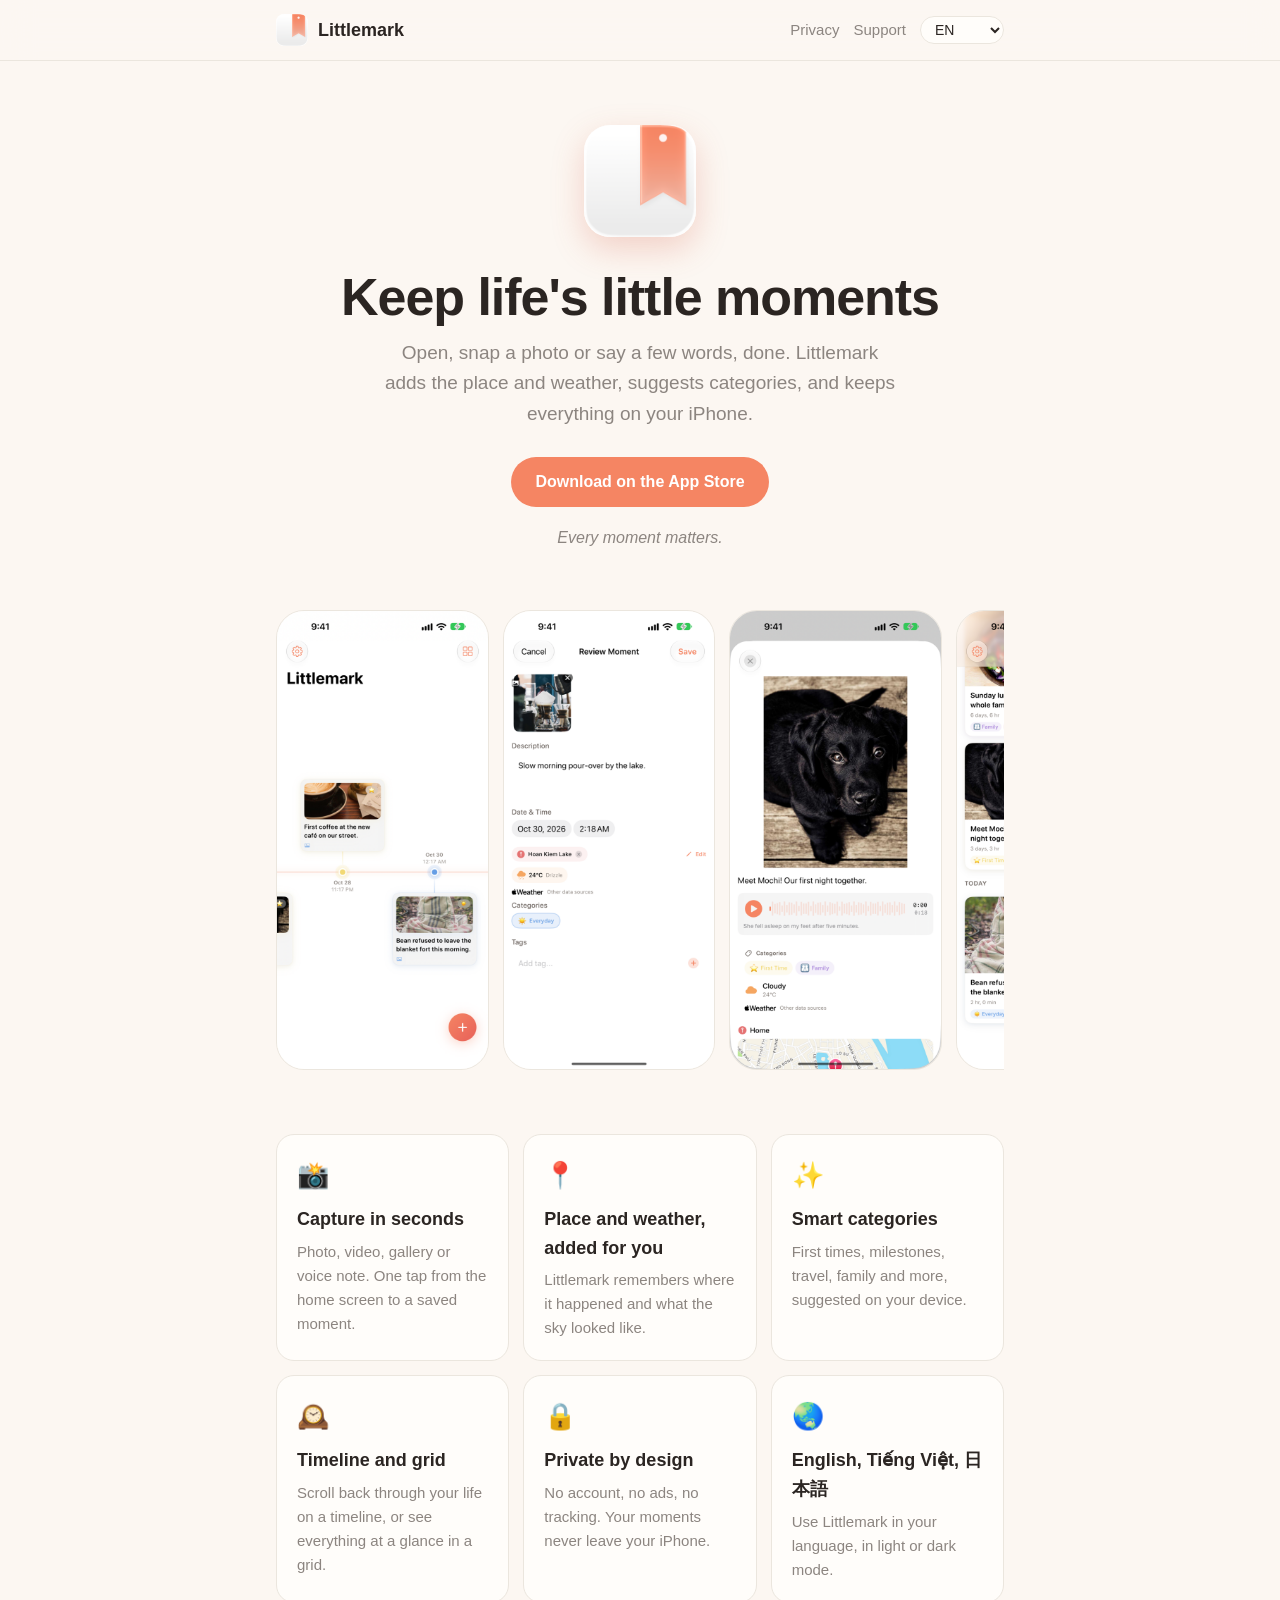
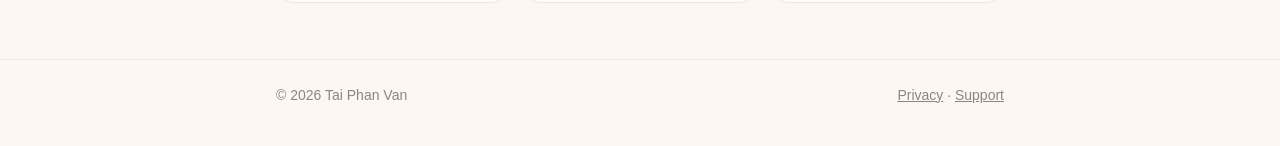
<file: littlemark-landing/index.html>
<!DOCTYPE html>
<html lang="en">
<head>
  <meta charset="UTF-8">
  <meta name="viewport" content="width=device-width, initial-scale=1.0">
  <title>Littlemark — Keep life's little moments</title>
  <meta name="description" content="Littlemark is a simple iPhone app to capture life's moments with a photo, video or voice note. Place and weather are added for you, and everything stays on your iPhone.">
  <meta property="og:title" content="Littlemark — Keep life's little moments">
  <meta property="og:description" content="Capture a moment in seconds. Photos, videos and voice notes, with place and weather. Private by design.">
  <meta property="og:image" content="assets/app-icon.png">
  <link rel="icon" type="image/png" href="assets/app-icon.png">
  <link rel="apple-touch-icon" href="assets/apple-touch-icon.png">
  <link rel="stylesheet" href="assets/site.css">
</head>
<body>
  <nav>
    <div class="wrap">
      <a class="brand" href="index.html"><img src="assets/app-icon.png" alt="">Littlemark</a>
      <div class="nav-links">
        <a href="privacy.html" data-i18n="nav.privacy">Privacy</a>
        <a href="support.html" data-i18n="nav.support">Support</a>
        <select class="lang" aria-label="Language">
          <option value="en">EN</option>
          <option value="vi">VI</option>
          <option value="ja">日本語</option>
        </select>
      </div>
    </div>
  </nav>

  <main class="wrap">
    <section class="hero">
      <img class="icon" src="assets/app-icon.png" alt="Littlemark app icon">
      <h1 data-i18n="hero.title">Keep life's little moments</h1>
      <p class="lead" data-i18n="hero.lead">Open, snap a photo or say a few words, done. Littlemark adds the place and weather, suggests categories, and keeps everything on your iPhone.</p>
      <a class="button" href="https://apps.apple.com/app/id6760618641" data-i18n="hero.cta">Download on the App Store</a>
      <p class="tagline" data-i18n="hero.tagline">Every moment matters.</p>
    </section>

    <section class="shots" aria-label="Screenshots" id="shots"></section>

    <section class="features">
      <div class="card">
        <div class="emoji">📸</div>
        <h3 data-i18n="f1.title">Capture in seconds</h3>
        <p data-i18n="f1.body">Photo, video, gallery or voice note. One tap from the home screen to a saved moment.</p>
      </div>
      <div class="card">
        <div class="emoji">📍</div>
        <h3 data-i18n="f2.title">Place and weather, added for you</h3>
        <p data-i18n="f2.body">Littlemark remembers where it happened and what the sky looked like.</p>
      </div>
      <div class="card">
        <div class="emoji">✨</div>
        <h3 data-i18n="f3.title">Smart categories</h3>
        <p data-i18n="f3.body">First times, milestones, travel, family and more, suggested on your device.</p>
      </div>
      <div class="card">
        <div class="emoji">🕰️</div>
        <h3 data-i18n="f4.title">Timeline and grid</h3>
        <p data-i18n="f4.body">Scroll back through your life on a timeline, or see everything at a glance in a grid.</p>
      </div>
      <div class="card">
        <div class="emoji">🔒</div>
        <h3 data-i18n="f5.title">Private by design</h3>
        <p data-i18n="f5.body">No account, no ads, no tracking. Your moments never leave your iPhone.</p>
      </div>
      <div class="card">
        <div class="emoji">🌏</div>
        <h3 data-i18n="f6.title">English, Tiếng Việt, 日本語</h3>
        <p data-i18n="f6.body">Use Littlemark in your language, in light or dark mode.</p>
      </div>
    </section>
  </main>

  <footer>
    <div class="wrap">
      <span data-i18n="footer.rights">© 2026 Tai Phan Van</span>
      <span><a href="privacy.html" data-i18n="nav.privacy">Privacy</a> · <a href="support.html" data-i18n="nav.support">Support</a></span>
    </div>
  </footer>

  <script>
    // Screenshots per language live in assets/screenshots/<lang>/1.png …
    window.SCREENSHOT_COUNT = 5;
    window.PAGE_STRINGS = {
      vi: {
        "meta.title": "Littlemark — Lưu giữ những khoảnh khắc nhỏ",
        "hero.title": "Lưu giữ những khoảnh khắc nhỏ",
        "hero.lead": "Mở app, chụp một tấm hoặc nói vài câu, xong. Littlemark tự thêm địa điểm, thời tiết, gợi ý danh mục, và giữ mọi thứ ngay trên iPhone của bạn.",
        "hero.cta": "Tải trên App Store",
        "hero.tagline": "Mỗi khoảnh khắc đều đáng nhớ.",
        "f1.title": "Ghi lại trong vài giây",
        "f1.body": "Ảnh, video, thư viện hoặc ghi âm. Một chạm từ màn hình chính là có ngay một khoảnh khắc.",
        "f2.title": "Tự thêm địa điểm và thời tiết",
        "f2.body": "Littlemark nhớ giúp bạn chuyện xảy ra ở đâu và trời hôm ấy thế nào.",
        "f3.title": "Danh mục thông minh",
        "f3.body": "Lần đầu tiên, cột mốc, du lịch, gia đình và hơn nữa, được gợi ý ngay trên máy.",
        "f4.title": "Dòng thời gian và dạng lưới",
        "f4.body": "Lướt ngược lại cuộc sống trên dòng thời gian, hoặc xem tất cả trong một lưới.",
        "f5.title": "Riêng tư ngay từ thiết kế",
        "f5.body": "Không tài khoản, không quảng cáo, không theo dõi. Khoảnh khắc của bạn không rời khỏi iPhone.",
        "f6.title": "English, Tiếng Việt, 日本語",
        "f6.body": "Dùng Littlemark bằng ngôn ngữ của bạn, ở giao diện sáng hoặc tối."
      },
      ja: {
        "meta.title": "Littlemark — 日々の小さな瞬間を残そう",
        "hero.title": "日々の小さな瞬間を残そう",
        "hero.lead": "開いて、撮るか話すだけ。Littlemark が場所と天気を加え、カテゴリを提案し、すべてを iPhone の中に保存します。",
        "hero.cta": "App Store でダウンロード",
        "hero.tagline": "すべての瞬間に意味がある。",
        "f1.title": "数秒で記録",
        "f1.body": "写真、動画、ライブラリ、音声メモ。ホーム画面からワンタップで保存。",
        "f2.title": "場所と天気を自動で",
        "f2.body": "どこで起きたか、どんな空だったかを Littlemark が覚えておきます。",
        "f3.title": "スマートなカテゴリ",
        "f3.body": "初めて、節目、旅行、家族など、デバイス上で提案します。",
        "f4.title": "タイムラインとグリッド",
        "f4.body": "タイムラインで人生をさかのぼったり、グリッドで一覧したり。",
        "f5.title": "プライバシー重視の設計",
        "f5.body": "アカウント、広告、トラッキングなし。モーメントは iPhone の外に出ません。",
        "f6.title": "English, Tiếng Việt, 日本語",
        "f6.body": "お好みの言語で、ライトでもダークでも。"
      }
    };

    // Show the screenshots for the current language (falls back to English)
    function renderShots() {
      var lang = document.documentElement.lang;
      var shots = document.getElementById("shots");
      shots.innerHTML = "";
      for (var i = 1; i <= window.SCREENSHOT_COUNT; i++) {
        var img = document.createElement("img");
        img.src = "assets/screenshots/" + lang + "/" + i + ".png";
        img.alt = "Littlemark screenshot " + i;
        img.loading = "lazy";
        img.onerror = function () {
          if (this.src.indexOf("/en/") < 0) this.src = this.src.replace(/\/(vi|ja)\//, "/en/");
          else this.remove();
        };
        shots.appendChild(img);
      }
    }
    document.addEventListener("DOMContentLoaded", function () {
      renderShots();
      new MutationObserver(renderShots).observe(document.documentElement, { attributes: true, attributeFilter: ["lang"] });
    });
  </script>
  <script src="assets/i18n.js"></script>
</body>
</html>
</file>
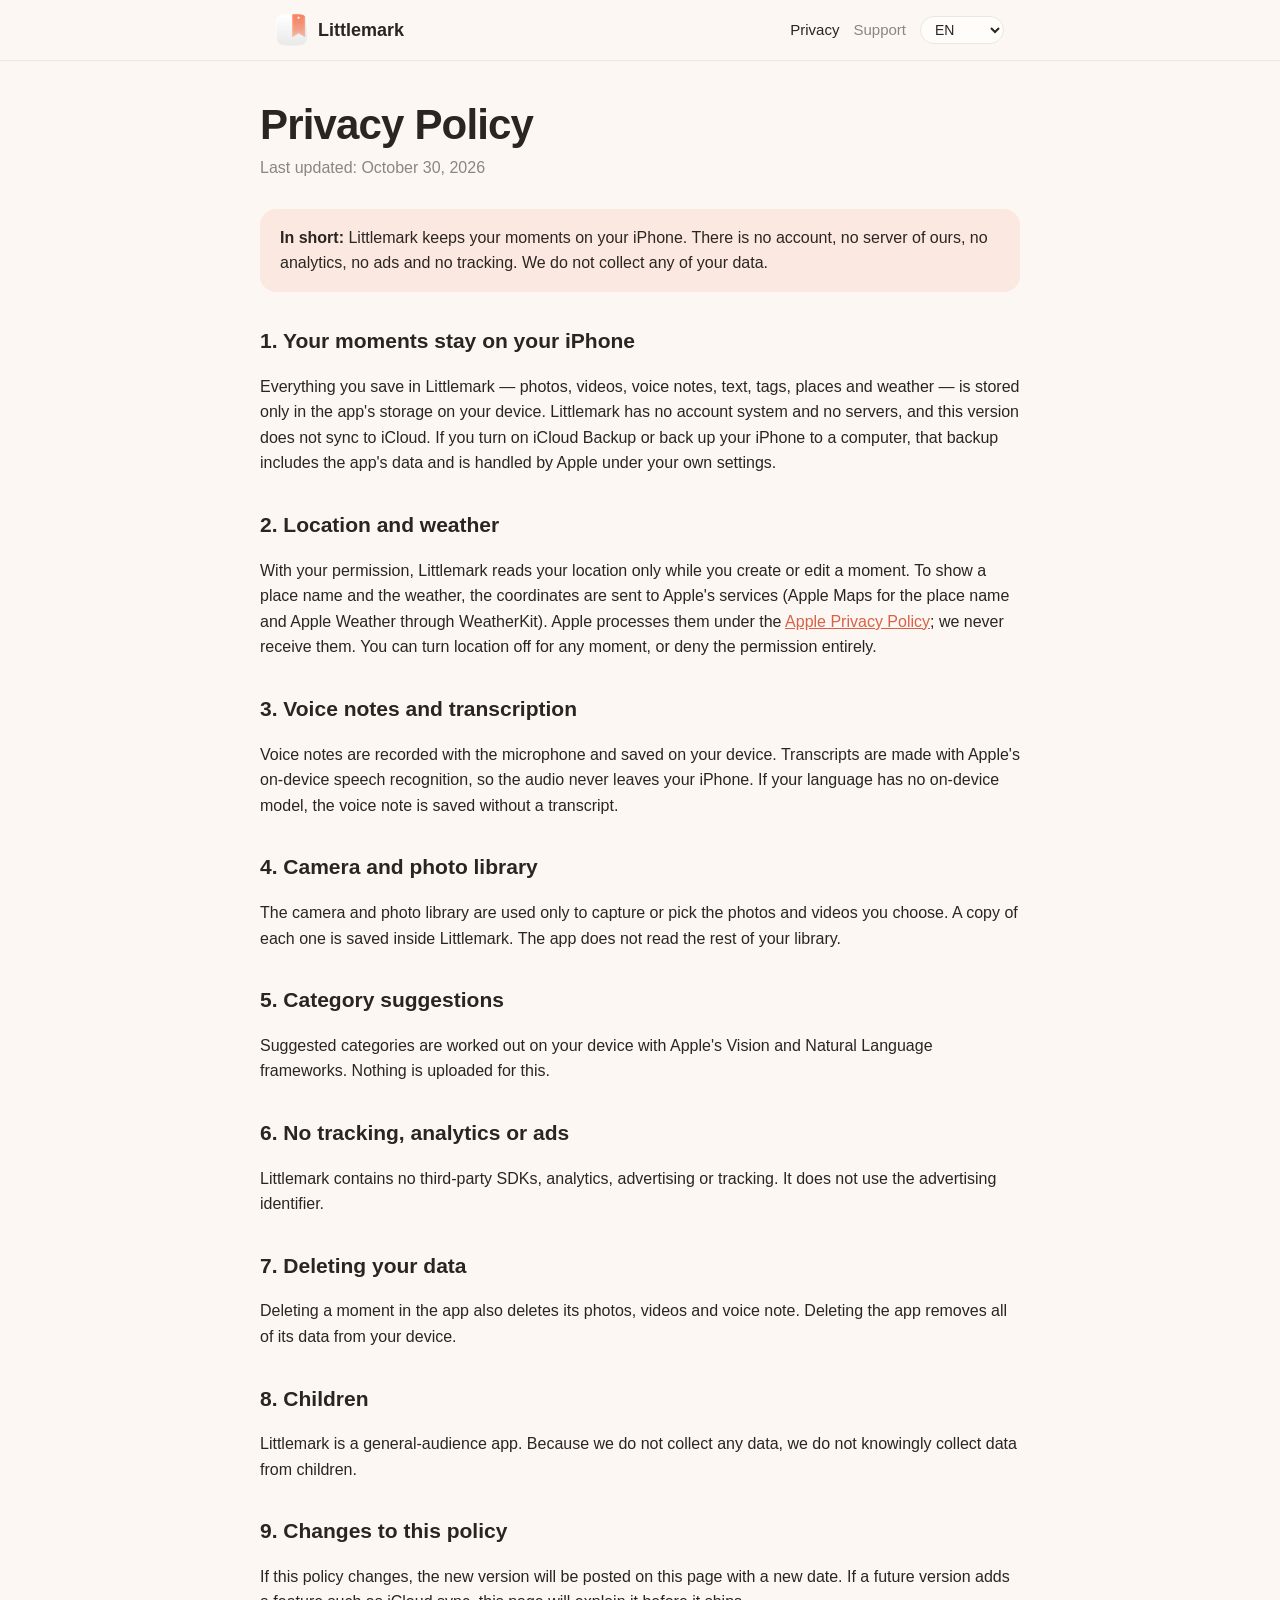
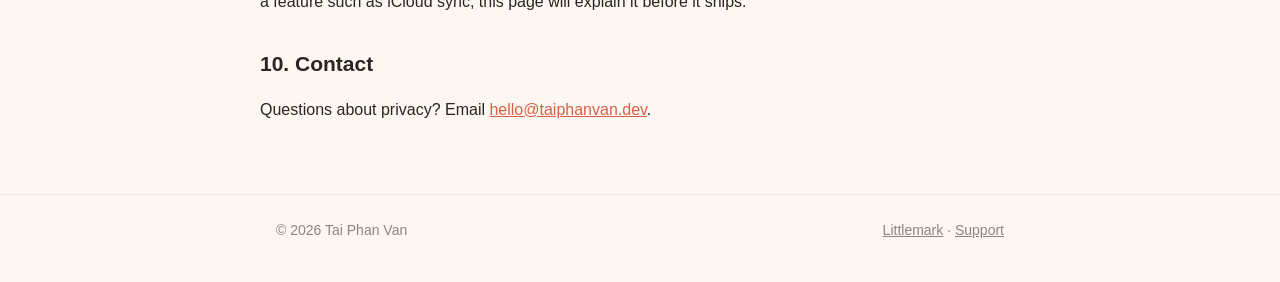
<file: littlemark-landing/privacy.html>
<!DOCTYPE html>
<html lang="en">
<head>
  <meta charset="UTF-8">
  <meta name="viewport" content="width=device-width, initial-scale=1.0">
  <title>Privacy Policy — Littlemark</title>
  <meta name="description" content="Littlemark keeps your moments on your iPhone. No account, no tracking, no data collection.">
  <link rel="icon" type="image/png" href="assets/app-icon.png">
  <link rel="apple-touch-icon" href="assets/apple-touch-icon.png">
  <link rel="stylesheet" href="assets/site.css">
</head>
<body>
  <nav>
    <div class="wrap">
      <a class="brand" href="index.html"><img src="assets/app-icon.png" alt="">Littlemark</a>
      <div class="nav-links">
        <a href="privacy.html" aria-current="page" data-i18n="nav.privacy">Privacy</a>
        <a href="support.html" data-i18n="nav.support">Support</a>
        <select class="lang" aria-label="Language">
          <option value="en">EN</option>
          <option value="vi">VI</option>
          <option value="ja">日本語</option>
        </select>
      </div>
    </div>
  </nav>

  <main class="wrap doc">
    <h1 data-i18n="title">Privacy Policy</h1>
    <p class="updated" data-i18n="updated">Last updated: October 30, 2026</p>

    <p class="summary" data-i18n="summary"><strong>In short:</strong> Littlemark keeps your moments on your iPhone. There is no account, no server of ours, no analytics, no ads and no tracking. We do not collect any of your data.</p>

    <h2 data-i18n="s1.title">1. Your moments stay on your iPhone</h2>
    <p data-i18n="s1.body">Everything you save in Littlemark — photos, videos, voice notes, text, tags, places and weather — is stored only in the app's storage on your device. Littlemark has no account system and no servers, and this version does not sync to iCloud. If you turn on iCloud Backup or back up your iPhone to a computer, that backup includes the app's data and is handled by Apple under your own settings.</p>

    <h2 data-i18n="s2.title">2. Location and weather</h2>
    <p data-i18n="s2.body">With your permission, Littlemark reads your location only while you create or edit a moment. To show a place name and the weather, the coordinates are sent to Apple's services (Apple Maps for the place name and Apple Weather through WeatherKit). Apple processes them under the <a href="https://www.apple.com/legal/privacy/">Apple Privacy Policy</a>; we never receive them. You can turn location off for any moment, or deny the permission entirely.</p>

    <h2 data-i18n="s3.title">3. Voice notes and transcription</h2>
    <p data-i18n="s3.body">Voice notes are recorded with the microphone and saved on your device. Transcripts are made with Apple's on-device speech recognition, so the audio never leaves your iPhone. If your language has no on-device model, the voice note is saved without a transcript.</p>

    <h2 data-i18n="s4.title">4. Camera and photo library</h2>
    <p data-i18n="s4.body">The camera and photo library are used only to capture or pick the photos and videos you choose. A copy of each one is saved inside Littlemark. The app does not read the rest of your library.</p>

    <h2 data-i18n="s5.title">5. Category suggestions</h2>
    <p data-i18n="s5.body">Suggested categories are worked out on your device with Apple's Vision and Natural Language frameworks. Nothing is uploaded for this.</p>

    <h2 data-i18n="s6.title">6. No tracking, analytics or ads</h2>
    <p data-i18n="s6.body">Littlemark contains no third-party SDKs, analytics, advertising or tracking. It does not use the advertising identifier.</p>

    <h2 data-i18n="s7.title">7. Deleting your data</h2>
    <p data-i18n="s7.body">Deleting a moment in the app also deletes its photos, videos and voice note. Deleting the app removes all of its data from your device.</p>

    <h2 data-i18n="s8.title">8. Children</h2>
    <p data-i18n="s8.body">Littlemark is a general-audience app. Because we do not collect any data, we do not knowingly collect data from children.</p>

    <h2 data-i18n="s9.title">9. Changes to this policy</h2>
    <p data-i18n="s9.body">If this policy changes, the new version will be posted on this page with a new date. If a future version adds a feature such as iCloud sync, this page will explain it before it ships.</p>

    <h2 data-i18n="s10.title">10. Contact</h2>
    <p data-i18n="s10.body">Questions about privacy? Email <a href="mailto:hello@taiphanvan.dev">hello@taiphanvan.dev</a>.</p>
  </main>

  <footer>
    <div class="wrap">
      <span data-i18n="footer.rights">© 2026 Tai Phan Van</span>
      <span><a href="index.html">Littlemark</a> · <a href="support.html" data-i18n="nav.support">Support</a></span>
    </div>
  </footer>

  <script>
    window.PAGE_STRINGS = {
      vi: {
        "meta.title": "Chính sách quyền riêng tư — Littlemark",
        "title": "Chính sách quyền riêng tư",
        "updated": "Cập nhật lần cuối: 30/10/2026",
        "summary": "<strong>Tóm tắt:</strong> Littlemark giữ các khoảnh khắc của bạn ngay trên iPhone. Không tài khoản, không máy chủ riêng, không phân tích, không quảng cáo, không theo dõi. Chúng tôi không thu thập bất kỳ dữ liệu nào của bạn.",
        "s1.title": "1. Khoảnh khắc của bạn ở lại trên iPhone",
        "s1.body": "Mọi thứ bạn lưu trong Littlemark — ảnh, video, ghi âm, văn bản, thẻ, địa điểm và thời tiết — chỉ được lưu trong bộ nhớ của app trên thiết bị. Littlemark không có tài khoản, không có máy chủ, và phiên bản này không đồng bộ iCloud. Nếu bạn bật Sao lưu iCloud hoặc sao lưu iPhone vào máy tính, bản sao lưu đó sẽ bao gồm dữ liệu của app và do Apple xử lý theo cài đặt của bạn.",
        "s2.title": "2. Vị trí và thời tiết",
        "s2.body": "Khi bạn cho phép, Littlemark chỉ đọc vị trí lúc bạn tạo hoặc chỉnh sửa một khoảnh khắc. Để hiển thị tên địa điểm và thời tiết, toạ độ được gửi tới dịch vụ của Apple (Apple Maps cho tên địa điểm và Apple Weather qua WeatherKit). Apple xử lý dữ liệu này theo <a href=\"https://www.apple.com/vn/legal/privacy/\">Chính sách quyền riêng tư của Apple</a>; chúng tôi không bao giờ nhận được. Bạn có thể tắt vị trí cho từng khoảnh khắc hoặc từ chối quyền này.",
        "s3.title": "3. Ghi âm và chuyển giọng nói thành văn bản",
        "s3.body": "Ghi âm được thu bằng micro và lưu trên thiết bị. Văn bản được tạo bằng tính năng nhận dạng giọng nói ngay trên máy của Apple, nên âm thanh không bao giờ rời khỏi iPhone. Nếu ngôn ngữ của bạn chưa hỗ trợ nhận dạng trên máy, ghi âm sẽ được lưu mà không có văn bản.",
        "s4.title": "4. Camera và thư viện ảnh",
        "s4.body": "Camera và thư viện ảnh chỉ được dùng để chụp hoặc chọn ảnh, video mà bạn chọn. Mỗi tệp được lưu một bản sao trong Littlemark. App không đọc phần còn lại của thư viện.",
        "s5.title": "5. Gợi ý danh mục",
        "s5.body": "Danh mục gợi ý được tính ngay trên thiết bị bằng framework Vision và Natural Language của Apple. Không có gì được tải lên cho việc này.",
        "s6.title": "6. Không theo dõi, không phân tích, không quảng cáo",
        "s6.body": "Littlemark không chứa SDK bên thứ ba, công cụ phân tích, quảng cáo hay theo dõi. App không dùng mã định danh quảng cáo.",
        "s7.title": "7. Xoá dữ liệu",
        "s7.body": "Xoá một khoảnh khắc trong app sẽ xoá luôn ảnh, video và ghi âm của nó. Xoá app sẽ xoá toàn bộ dữ liệu của app khỏi thiết bị.",
        "s8.title": "8. Trẻ em",
        "s8.body": "Littlemark dành cho mọi lứa tuổi. Vì không thu thập dữ liệu nào, chúng tôi không cố ý thu thập dữ liệu của trẻ em.",
        "s9.title": "9. Thay đổi chính sách",
        "s9.body": "Nếu chính sách này thay đổi, phiên bản mới sẽ được đăng tại trang này kèm ngày cập nhật. Nếu phiên bản sau có thêm tính năng như đồng bộ iCloud, trang này sẽ giải thích trước khi phát hành.",
        "s10.title": "10. Liên hệ",
        "s10.body": "Có câu hỏi về quyền riêng tư? Email <a href=\"mailto:hello@taiphanvan.dev\">hello@taiphanvan.dev</a>."
      },
      ja: {
        "meta.title": "プライバシーポリシー — Littlemark",
        "title": "プライバシーポリシー",
        "updated": "最終更新日：2026年10月30日",
        "summary": "<strong>概要：</strong>Littlemark はあなたのモーメントを iPhone の中だけに保存します。アカウント、独自サーバー、分析、広告、トラッキングは一切ありません。私たちはあなたのデータを収集しません。",
        "s1.title": "1. モーメントは iPhone の中に",
        "s1.body": "Littlemark に保存したもの（写真、動画、音声メモ、テキスト、タグ、場所、天気）はすべて、デバイス上のアプリ領域にのみ保存されます。アカウントやサーバーはなく、このバージョンは iCloud と同期しません。iCloud バックアップやコンピュータへのバックアップを有効にしている場合、そのバックアップにはアプリのデータが含まれ、あなたの設定に従って Apple が管理します。",
        "s2.title": "2. 位置情報と天気",
        "s2.body": "許可された場合のみ、モーメントの作成・編集中に位置情報を読み取ります。場所の名前と天気を表示するため、座標は Apple のサービス（場所の名前は Apple マップ、天気は WeatherKit 経由の Apple Weather）に送信されます。これらは <a href=\"https://www.apple.com/jp/legal/privacy/\">Apple のプライバシーポリシー</a>に従って処理され、私たちが受け取ることはありません。モーメントごとに位置情報をオフにしたり、許可を拒否したりできます。",
        "s3.title": "3. 音声メモと文字起こし",
        "s3.body": "音声メモはマイクで録音され、デバイスに保存されます。文字起こしは Apple のオンデバイス音声認識で行われるため、音声が iPhone の外に出ることはありません。お使いの言語がオンデバイス認識に対応していない場合は、文字起こしなしで保存されます。",
        "s4.title": "4. カメラと写真ライブラリ",
        "s4.body": "カメラと写真ライブラリは、あなたが選んだ写真や動画の撮影・選択にのみ使用します。選んだものはコピーが Littlemark 内に保存されます。それ以外のライブラリは読み取りません。",
        "s5.title": "5. カテゴリの提案",
        "s5.body": "カテゴリの提案は、Apple の Vision と Natural Language フレームワークを使ってデバイス上で行われます。そのために何かがアップロードされることはありません。",
        "s6.title": "6. トラッキング・分析・広告なし",
        "s6.body": "Littlemark にはサードパーティ SDK、分析、広告、トラッキングは含まれていません。広告識別子も使用しません。",
        "s7.title": "7. データの削除",
        "s7.body": "アプリでモーメントを削除すると、その写真、動画、音声メモも削除されます。アプリを削除すると、すべてのデータがデバイスから消去されます。",
        "s8.title": "8. お子様について",
        "s8.body": "Littlemark は一般向けのアプリです。データを収集しないため、お子様のデータを意図的に収集することはありません。",
        "s9.title": "9. ポリシーの変更",
        "s9.body": "このポリシーを変更する場合は、新しい日付とともにこのページに掲載します。将来 iCloud 同期などの機能を追加する場合は、リリース前にこのページで説明します。",
        "s10.title": "10. お問い合わせ",
        "s10.body": "プライバシーに関するご質問は <a href=\"mailto:hello@taiphanvan.dev\">hello@taiphanvan.dev</a> までご連絡ください。"
      }
    };
  </script>
  <script src="assets/i18n.js"></script>
</body>
</html>
</file>
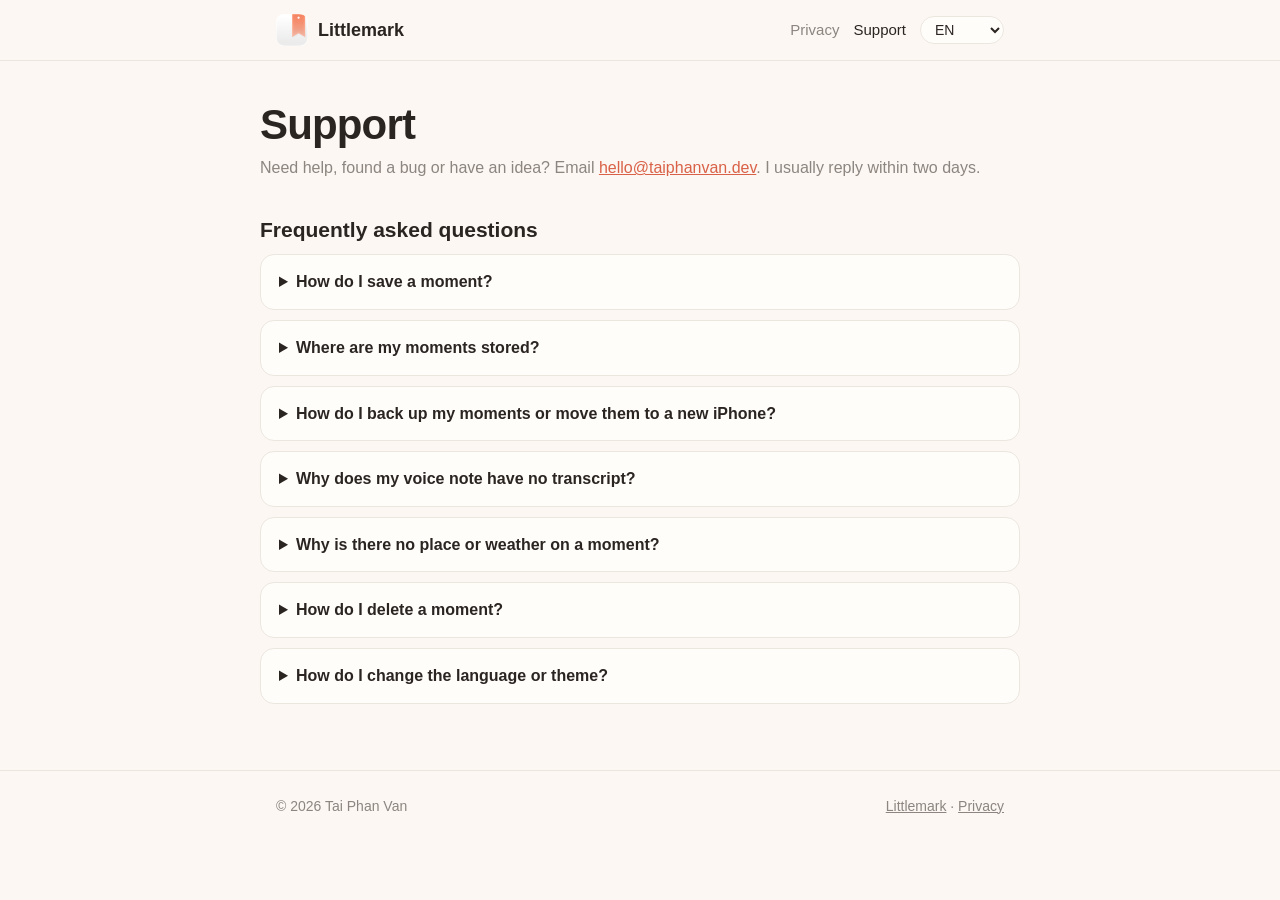
<file: littlemark-landing/support.html>
<!DOCTYPE html>
<html lang="en">
<head>
  <meta charset="UTF-8">
  <meta name="viewport" content="width=device-width, initial-scale=1.0">
  <title>Support — Littlemark</title>
  <meta name="description" content="Help and answers for Littlemark, the simple app for keeping life's little moments.">
  <link rel="icon" type="image/png" href="assets/app-icon.png">
  <link rel="apple-touch-icon" href="assets/apple-touch-icon.png">
  <link rel="stylesheet" href="assets/site.css">
</head>
<body>
  <nav>
    <div class="wrap">
      <a class="brand" href="index.html"><img src="assets/app-icon.png" alt="">Littlemark</a>
      <div class="nav-links">
        <a href="privacy.html" data-i18n="nav.privacy">Privacy</a>
        <a href="support.html" aria-current="page" data-i18n="nav.support">Support</a>
        <select class="lang" aria-label="Language">
          <option value="en">EN</option>
          <option value="vi">VI</option>
          <option value="ja">日本語</option>
        </select>
      </div>
    </div>
  </nav>

  <main class="wrap doc">
    <h1 data-i18n="title">Support</h1>
    <p class="updated" data-i18n="intro">Need help, found a bug or have an idea? Email <a href="mailto:hello@taiphanvan.dev?subject=Littlemark">hello@taiphanvan.dev</a>. I usually reply within two days.</p>

    <h2 data-i18n="faq">Frequently asked questions</h2>

    <details>
      <summary data-i18n="q1">How do I save a moment?</summary>
      <p data-i18n="a1">Tap the + button, then take a photo or video, pick from your library, or record a voice note. Add a few words if you like, check the place, weather and suggested categories, and tap Save. A moment needs at least one photo, video or voice note.</p>
    </details>

    <details>
      <summary data-i18n="q2">Where are my moments stored?</summary>
      <p data-i18n="a2">Only on your iPhone, inside Littlemark. Nothing is uploaded and there is no account. See the <a href="privacy.html">Privacy Policy</a> for details.</p>
    </details>

    <details>
      <summary data-i18n="q3">How do I back up my moments or move them to a new iPhone?</summary>
      <p data-i18n="a3">Littlemark's data is part of your iPhone backup. Turn on iCloud Backup (Settings → your name → iCloud → iCloud Backup) or back up to a computer, then restore that backup on your new iPhone. Deleting the app deletes its moments, so back up first.</p>
    </details>

    <details>
      <summary data-i18n="q4">Why does my voice note have no transcript?</summary>
      <p data-i18n="a4">Transcripts are made on your device so the audio never leaves it. Check that Speech Recognition is allowed in Settings → Littlemark. If your language has no on-device speech model, the voice note is saved without a transcript.</p>
    </details>

    <details>
      <summary data-i18n="q5">Why is there no place or weather on a moment?</summary>
      <p data-i18n="a5">Littlemark needs location access while you create the moment (Settings → Littlemark → Location → While Using the App) and an internet connection to look up the place and weather. You can also set the place by hand on the review screen.</p>
    </details>

    <details>
      <summary data-i18n="q6">How do I delete a moment?</summary>
      <p data-i18n="a6">Touch and hold the moment on the timeline or grid, then choose Delete. Its photos, videos and voice note are deleted too.</p>
    </details>

    <details>
      <summary data-i18n="q7">How do I change the language or theme?</summary>
      <p data-i18n="a7">Tap the gear icon on the main screen. Littlemark is available in English, Vietnamese and Japanese, with light, dark and system themes.</p>
    </details>
  </main>

  <footer>
    <div class="wrap">
      <span data-i18n="footer.rights">© 2026 Tai Phan Van</span>
      <span><a href="index.html">Littlemark</a> · <a href="privacy.html" data-i18n="nav.privacy">Privacy</a></span>
    </div>
  </footer>

  <script>
    window.PAGE_STRINGS = {
      vi: {
        "meta.title": "Hỗ trợ — Littlemark",
        "title": "Hỗ trợ",
        "intro": "Cần giúp đỡ, gặp lỗi hay có ý tưởng? Email <a href=\"mailto:hello@taiphanvan.dev?subject=Littlemark\">hello@taiphanvan.dev</a>. Mình thường trả lời trong vòng hai ngày.",
        "faq": "Câu hỏi thường gặp",
        "q1": "Làm sao để lưu một khoảnh khắc?",
        "a1": "Nhấn nút +, rồi chụp ảnh hoặc quay video, chọn từ thư viện, hoặc thu âm. Thêm vài dòng nếu muốn, kiểm tra địa điểm, thời tiết và danh mục gợi ý, rồi nhấn Lưu. Mỗi khoảnh khắc cần ít nhất một ảnh, video hoặc ghi âm.",
        "q2": "Khoảnh khắc của tôi được lưu ở đâu?",
        "a2": "Chỉ trên iPhone của bạn, bên trong Littlemark. Không có gì được tải lên và không cần tài khoản. Xem <a href=\"privacy.html\">Chính sách quyền riêng tư</a> để biết thêm.",
        "q3": "Làm sao để sao lưu hoặc chuyển sang iPhone mới?",
        "a3": "Dữ liệu của Littlemark nằm trong bản sao lưu iPhone. Bật Sao lưu iCloud (Cài đặt → tên bạn → iCloud → Sao lưu iCloud) hoặc sao lưu vào máy tính, rồi khôi phục bản sao lưu đó trên iPhone mới. Xoá app sẽ xoá các khoảnh khắc, nên hãy sao lưu trước.",
        "q4": "Vì sao ghi âm không có văn bản?",
        "a4": "Văn bản được tạo ngay trên máy để âm thanh không rời khỏi iPhone. Hãy kiểm tra quyền Nhận dạng giọng nói trong Cài đặt → Littlemark. Nếu ngôn ngữ của bạn chưa hỗ trợ nhận dạng trên máy, ghi âm sẽ được lưu mà không có văn bản.",
        "q5": "Vì sao khoảnh khắc không có địa điểm hay thời tiết?",
        "a5": "Littlemark cần quyền vị trí khi bạn tạo khoảnh khắc (Cài đặt → Littlemark → Vị trí → Khi dùng app) và kết nối mạng để tra địa điểm, thời tiết. Bạn cũng có thể tự chọn địa điểm ở màn hình xem lại.",
        "q6": "Làm sao để xoá một khoảnh khắc?",
        "a6": "Nhấn giữ khoảnh khắc trên dòng thời gian hoặc dạng lưới, rồi chọn Xoá. Ảnh, video và ghi âm của nó cũng bị xoá theo.",
        "q7": "Làm sao để đổi ngôn ngữ hoặc giao diện?",
        "a7": "Nhấn biểu tượng bánh răng ở màn hình chính. Littlemark có tiếng Anh, tiếng Việt và tiếng Nhật, cùng giao diện sáng, tối và theo hệ thống."
      },
      ja: {
        "meta.title": "サポート — Littlemark",
        "title": "サポート",
        "intro": "お困りのこと、不具合、アイデアがあれば <a href=\"mailto:hello@taiphanvan.dev?subject=Littlemark\">hello@taiphanvan.dev</a> までメールしてください。通常2日以内に返信します。",
        "faq": "よくある質問",
        "q1": "モーメントを保存するには？",
        "a1": "＋ボタンをタップし、写真や動画を撮る、ライブラリから選ぶ、または音声メモを録音します。必要なら一言添えて、場所・天気・カテゴリの提案を確認し、保存をタップします。モーメントには写真、動画、音声メモのいずれかが少なくとも1つ必要です。",
        "q2": "モーメントはどこに保存されますか？",
        "a2": "あなたの iPhone の Littlemark の中だけです。アップロードはされず、アカウントも不要です。詳しくは<a href=\"privacy.html\">プライバシーポリシー</a>をご覧ください。",
        "q3": "バックアップや新しい iPhone への移行は？",
        "a3": "Littlemark のデータは iPhone のバックアップに含まれます。iCloud バックアップ（設定 → ユーザ名 → iCloud → iCloud バックアップ）またはコンピュータへのバックアップを行い、新しい iPhone で復元してください。アプリを削除するとモーメントも削除されるので、先にバックアップしてください。",
        "q4": "音声メモに文字起こしがないのはなぜ？",
        "a4": "音声が iPhone の外に出ないよう、文字起こしはデバイス上で行います。設定 → Littlemark で音声認識が許可されているか確認してください。お使いの言語がオンデバイス認識に対応していない場合は、文字起こしなしで保存されます。",
        "q5": "場所や天気が表示されないのはなぜ？",
        "a5": "モーメントの作成時に位置情報へのアクセス（設定 → Littlemark → 位置情報 → このAppの使用中のみ許可）と、場所・天気を調べるためのインターネット接続が必要です。確認画面で場所を手動で設定することもできます。",
        "q6": "モーメントを削除するには？",
        "a6": "タイムラインまたはグリッドでモーメントを長押しし、削除を選びます。写真、動画、音声メモも一緒に削除されます。",
        "q7": "言語やテーマを変更するには？",
        "a7": "メイン画面の歯車アイコンをタップします。Littlemark は英語、ベトナム語、日本語に対応し、ライト・ダーク・システム設定のテーマを選べます。"
      }
    };
  </script>
  <script src="assets/i18n.js"></script>
</body>
</html>
</file>
<file: littlemark-landing/assets/site.css>
:root {
  --accent: #F58563;
  --accent-dark: #D96147;
  --accent-soft: rgba(245, 133, 99, 0.12);
  --bg: #FCF7F2;
  --surface: #FFFDFA;
  --border: #EBE6DE;
  --text: #2B2522;
  --text-secondary: #8C8580;
}

@media (prefers-color-scheme: dark) {
  :root {
    --accent: #F58563;
    --accent-dark: #F29A7D;
    --accent-soft: rgba(245, 133, 99, 0.16);
    --bg: #161312;
    --surface: #211C1A;
    --border: #352E2B;
    --text: #F4EEEA;
    --text-secondary: #A89F99;
  }
}

* { box-sizing: border-box; }

html { -webkit-text-size-adjust: 100%; }

body {
  margin: 0;
  background: var(--bg);
  color: var(--text);
  font-family: ui-rounded, "SF Pro Rounded", -apple-system, BlinkMacSystemFont, "Segoe UI", "Hiragino Sans", "Noto Sans JP", sans-serif;
  line-height: 1.6;
  overflow-x: hidden;
}

a { color: var(--accent-dark); }

.wrap { max-width: 760px; margin: 0 auto; padding: 0 16px; }

/* Nav */
nav {
  position: sticky; top: 0; z-index: 10;
  background: color-mix(in srgb, var(--bg) 85%, transparent);
  backdrop-filter: blur(16px); -webkit-backdrop-filter: blur(16px);
  border-bottom: 1px solid var(--border);
}
nav .wrap { display: flex; align-items: center; justify-content: space-between; height: 60px; gap: 12px; }
.brand { display: flex; align-items: center; gap: 10px; text-decoration: none; color: var(--text); font-weight: 700; font-size: 18px; }
.brand img { width: 32px; height: 32px; border-radius: 8px; }
.nav-links { display: flex; align-items: center; gap: 14px; font-size: 15px; }
.nav-links a { text-decoration: none; color: var(--text-secondary); }
.nav-links a:hover, .nav-links a[aria-current="page"] { color: var(--text); }
.lang {
  font: inherit; font-size: 14px; color: var(--text);
  background: var(--surface); border: 1px solid var(--border); border-radius: 999px;
  padding: 4px 10px;
}

/* Hero */
.hero { text-align: center; padding: 64px 0 40px; }
.hero img.icon { width: 112px; height: 112px; border-radius: 26px; box-shadow: 0 12px 32px rgba(217, 97, 71, 0.25); }
.hero h1 { font-size: clamp(34px, 7vw, 52px); line-height: 1.1; margin: 24px 0 12px; letter-spacing: -0.02em; }
.hero p.lead { font-size: 19px; color: var(--text-secondary); max-width: 520px; margin: 0 auto 28px; }
.button {
  display: inline-block; text-decoration: none; font-weight: 600;
  background: var(--accent); color: #fff; padding: 12px 24px; border-radius: 999px;
}
.button:hover { background: var(--accent-dark); color: #fff; }
.tagline { margin-top: 18px; font-style: italic; color: var(--text-secondary); }

/* Features */
.features { display: grid; grid-template-columns: repeat(auto-fit, minmax(220px, 1fr)); gap: 14px; padding: 16px 0 56px; }
.card { background: var(--surface); border: 1px solid var(--border); border-radius: 18px; padding: 20px; }
.card .emoji { font-size: 26px; }
.card h3 { margin: 8px 0 6px; font-size: 18px; }
.card p { margin: 0; color: var(--text-secondary); font-size: 15px; }

/* Screenshots */
.shots { display: flex; gap: 14px; overflow-x: auto; padding: 4px 0 48px; scroll-snap-type: x mandatory; }
.shots img { height: 460px; max-width: 75vw; object-fit: contain; border-radius: 28px; border: 1px solid var(--border); scroll-snap-align: center; }

/* Documents */
.doc { padding: 40px 0 56px; }
.doc h1 { font-size: clamp(30px, 6vw, 42px); line-height: 1.15; margin: 0 0 6px; letter-spacing: -0.02em; }
.doc .updated { color: var(--text-secondary); margin: 0 0 28px; }
.doc .summary { background: var(--accent-soft); border-radius: 16px; padding: 16px 20px; margin-bottom: 8px; }
.doc h2 { font-size: 21px; margin: 32px 0 8px; }
.doc ul { padding-left: 22px; }
.doc li { margin-bottom: 6px; }
details { background: var(--surface); border: 1px solid var(--border); border-radius: 14px; padding: 14px 18px; margin-bottom: 10px; }
summary { cursor: pointer; font-weight: 600; }
details p { margin: 10px 0 0; color: var(--text-secondary); }

footer { border-top: 1px solid var(--border); padding: 24px 0 40px; color: var(--text-secondary); font-size: 14px; }
footer .wrap { display: flex; flex-wrap: wrap; gap: 8px 18px; justify-content: space-between; }
footer a { color: var(--text-secondary); }

@media (max-width: 480px) {
  .nav-links .hide-sm { display: none; }
  .hero { padding-top: 44px; }
}
</file>
